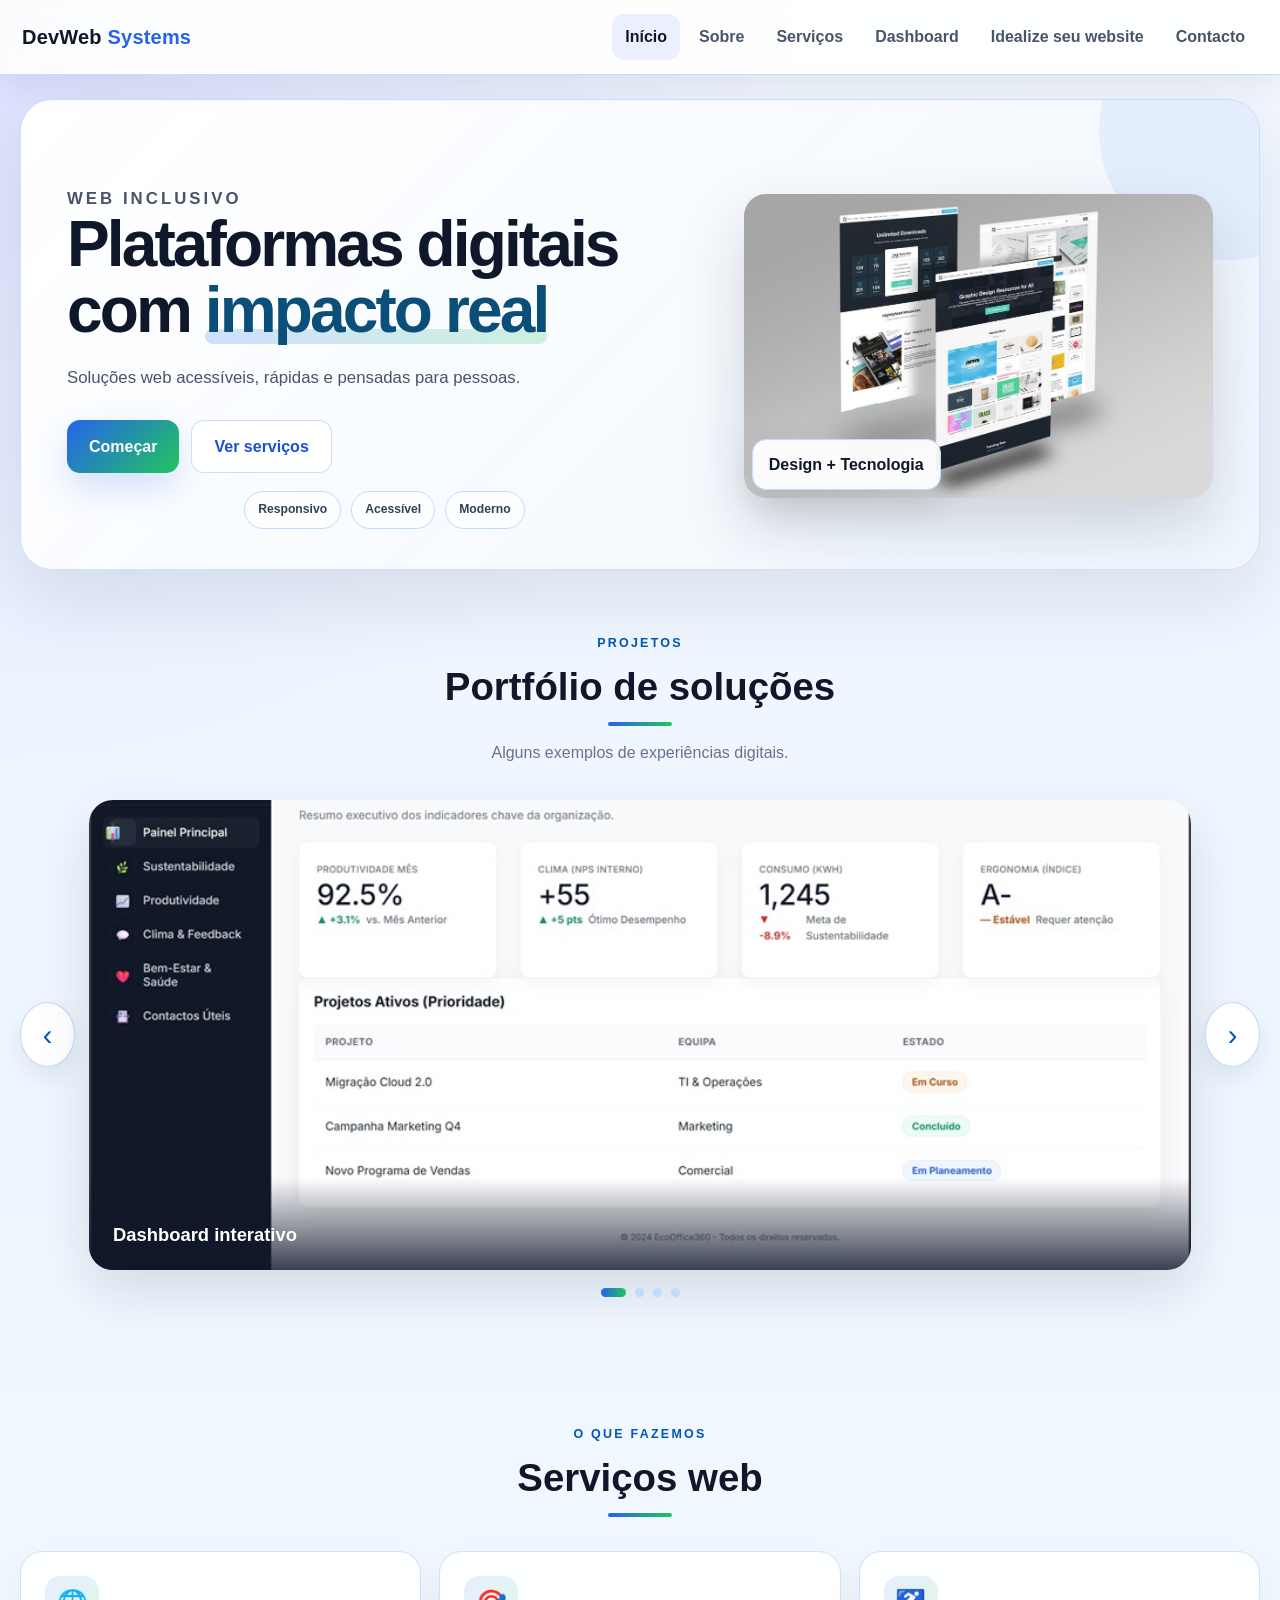
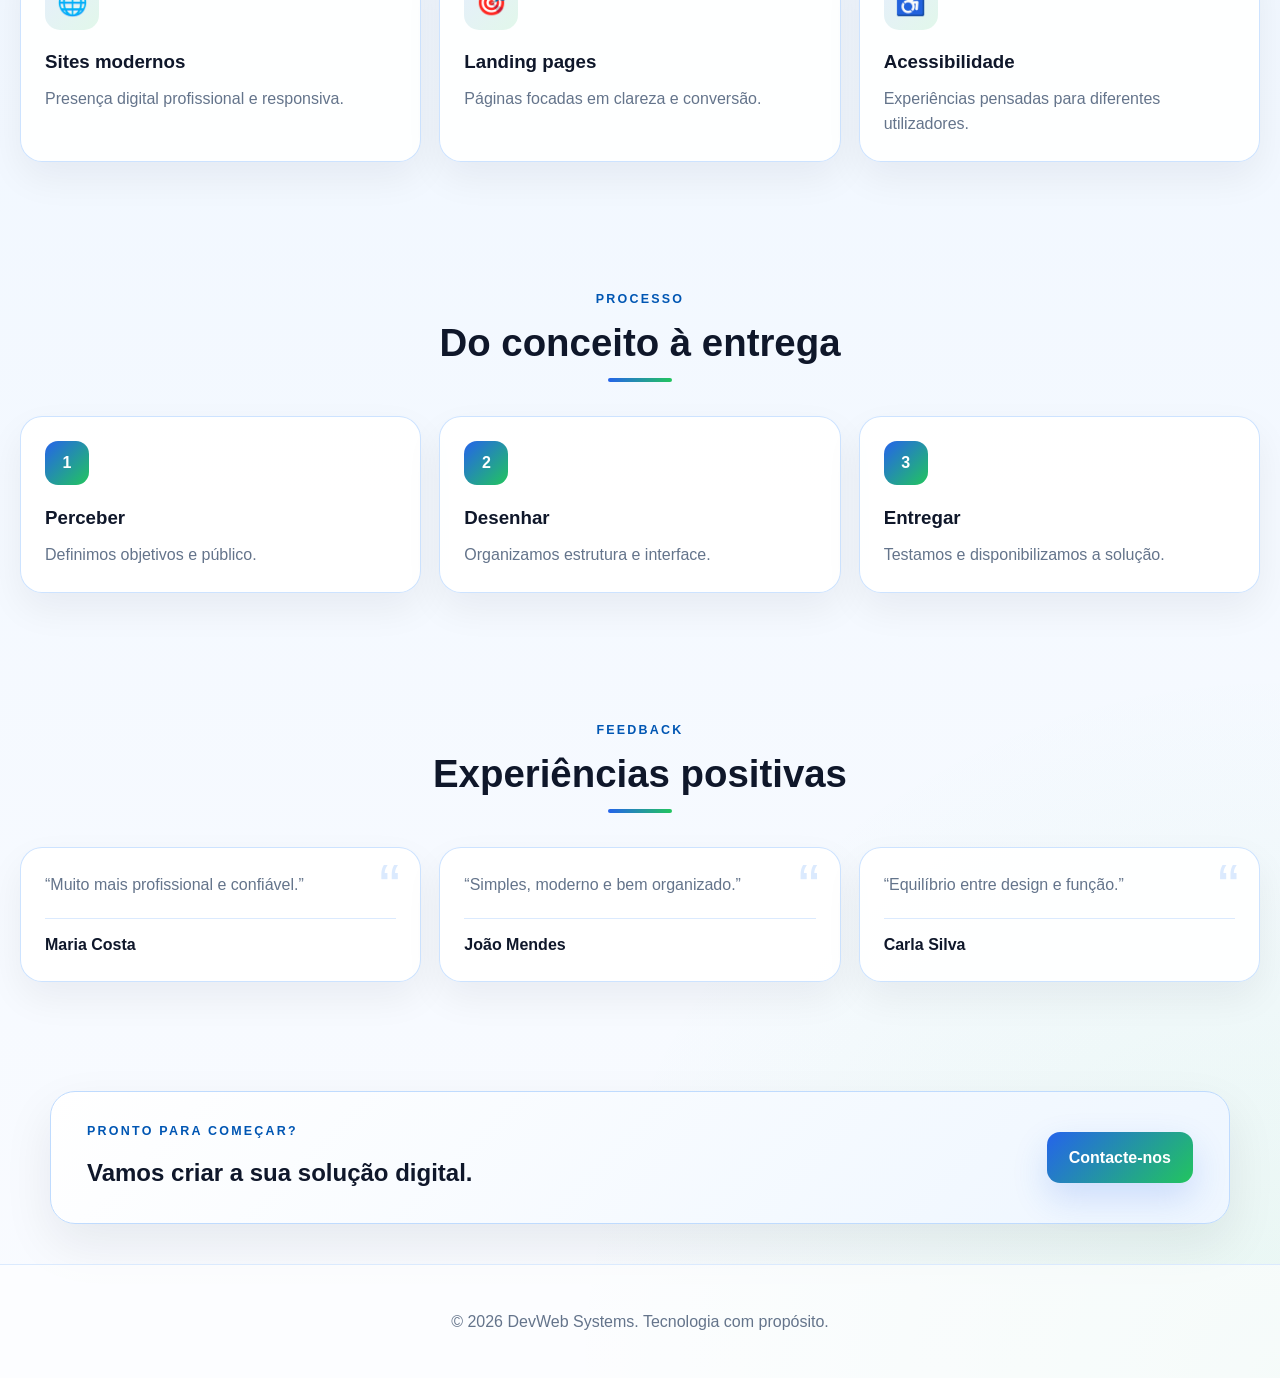
<file: index.html>
﻿<!DOCTYPE html>
<html lang="pt-PT">
<head>
    <meta charset="UTF-8">
    <meta name="viewport" content="width=device-width, initial-scale=1.0">
    <meta name="description" content="DevWeb Systems - soluções web modernas, acessíveis e funcionais.">
    <title>Início | DevWeb Systems</title>
    <link rel="stylesheet" href="estilo/style.css">
    <script src="script/script.js" defer></script>
</head>
<body>

<header>
    <div class="topbar">
        <a class="brand" href="index.html">DevWeb <span>Systems</span></a>

        <button class="menu-toggle" aria-label="Abrir menu" aria-expanded="false">
            ☰
        </button>

        <nav>
            <a href="index.html" class="active">Início</a>
            <a href="sobre.html">Sobre</a>
            <a href="servicos.html">Serviços</a>
            <a href="dashboard.html">Dashboard</a>
            <a href="projeto.html">Idealize seu website</a>
            <a href="contacto.html">Contacto</a>
        </nav>
    </div>
</header>

<main>

<section class="hero">
    <div class="hero-grid">

        <div class="hero-text">
            <p class="eyebrow">Web inclusivo</p>

            <h1>
                Plataformas digitais com
                <span class="hero-highlight">impacto real</span>
            </h1>

            <p>
                Soluções web acessíveis, rápidas e pensadas para pessoas.
            </p>

            <div class="hero-actions">
                <a href="contacto.html" class="button">Começar</a>
                <a href="servicos.html" class="button button-secondary">Ver serviços</a>
            </div>

            <div class="trust-bar">
                <span>Responsivo</span>
                <span>Acessível</span>
                <span>Moderno</span>
            </div>
        </div>

        <div class="hero-media">
            <img src="estilo/img/mockup.jpg"
                 alt="Mockup de uma plataforma web moderna">

            <span class="floating-badge">
                Design + Tecnologia
            </span>
        </div>

    </div>
</section>

<section class="showcase section-block reveal">

    <div class="section-heading">
        <p class="eyebrow">Projetos</p>
        <h2>Portfólio de soluções</h2>
        <p>Alguns exemplos de experiências digitais.</p>
    </div>

    <div class="carousel-shell">

        <button class="carousel-arrow carousel-prev"
                aria-label="Slide anterior">
            ‹
        </button>

        <div class="carousel-container">

            <div class="carousel-track">

                <article class="carousel-slide">
                    <img src="estilo/img/ecooffice.jpeg"
                         alt="Plataforma comunitária">
                    <div class="slide-label">
                        Dashboard interativo
                    </div>
                </article>

                <article class="carousel-slide">
                    <img src="estilo/img/pw1.png"
                         alt="Portal institucional">
                    <div class="slide-label">
                        Portal de Desenvolvimento de web apps
                    </div>
                </article>

                <article class="carousel-slide">
                    <img src="estilo/img/pw3.png"
                         alt="Portal institucional">
                    <div class="slide-label">
                        Portal de Desenvolvimento de web apps
                    </div>
                </article>

                <article class="carousel-slide">
                    <img src="estilo/img/scams.png"
                         alt="Portal institucional">
                    <div class="slide-label">
                        Portal institucional
                    </div>
                </article>

            </div>

        </div>

        <button class="carousel-arrow carousel-next"
                aria-label="Próximo slide">
            ›
        </button>

    </div>

    <div class="carousel-nav">
        <button class="carousel-dot active" aria-label="Slide 1"></button>
        <button class="carousel-dot" aria-label="Slide 2"></button>
        <button class="carousel-dot" aria-label="Slide 3"></button>
        <button class="carousel-dot" aria-label="Slide 4"></button>
    </div>

</section>

<section class="services section-block reveal">

    <div class="section-heading">
        <p class="eyebrow">O que fazemos</p>
        <h2>Serviços web</h2>
    </div>

    <div class="services-grid">

        <article class="service-card">
            <span class="service-icon">🌐</span>
            <h3>Sites modernos</h3>
            <p>
                Presença digital profissional e responsiva.
            </p>
        </article>

        <article class="service-card">
            <span class="service-icon">🎯</span>
            <h3>Landing pages</h3>
            <p>
                Páginas focadas em clareza e conversão.
            </p>
        </article>

        <article class="service-card">
            <span class="service-icon">♿</span>
            <h3>Acessibilidade</h3>
            <p>
                Experiências pensadas para diferentes utilizadores.
            </p>
        </article>

    </div>

</section>

<section class="process section-block reveal">

    <div class="section-heading">
        <p class="eyebrow">Processo</p>
        <h2>Do conceito à entrega</h2>
    </div>

    <div class="steps-grid">

        <article class="step-card">
            <div class="step-number">1</div>
            <h3>Perceber</h3>
            <p>
                Definimos objetivos e público.
            </p>
        </article>

        <article class="step-card">
            <div class="step-number">2</div>
            <h3>Desenhar</h3>
            <p>
                Organizamos estrutura e interface.
            </p>
        </article>

        <article class="step-card">
            <div class="step-number">3</div>
            <h3>Entregar</h3>
            <p>
                Testamos e disponibilizamos a solução.
            </p>
        </article>

    </div>

</section>

<section class="testimonials section-block reveal">

    <div class="section-heading">
        <p class="eyebrow">Feedback</p>
        <h2>Experiências positivas</h2>
    </div>

    <div class="testimonial-grid">

        <article class="testimonial-card">
            <p>
                “Muito mais profissional e confiável.”
            </p>

            <div class="person">
                <strong>Maria Costa</strong>
            </div>
        </article>

        <article class="testimonial-card">
            <p>
                “Simples, moderno e bem organizado.”
            </p>

            <div class="person">
                <strong>João Mendes</strong>
            </div>
        </article>

        <article class="testimonial-card">
            <p>
                “Equilíbrio entre design e função.”
            </p>

            <div class="person">
                <strong>Carla Silva</strong>
            </div>
        </article>

    </div>

</section>

<section class="cta-panel reveal">

    <div>
        <p class="eyebrow">Pronto para começar?</p>
        <h2>Vamos criar a sua solução digital.</h2>
    </div>

    <a href="contacto.html" class="button">
        Contacte-nos
    </a>

</section>

</main>

<footer>
    <p>&copy; 2026 DevWeb Systems. Tecnologia com propósito.</p>
</footer>

</body>
</html>
</file>
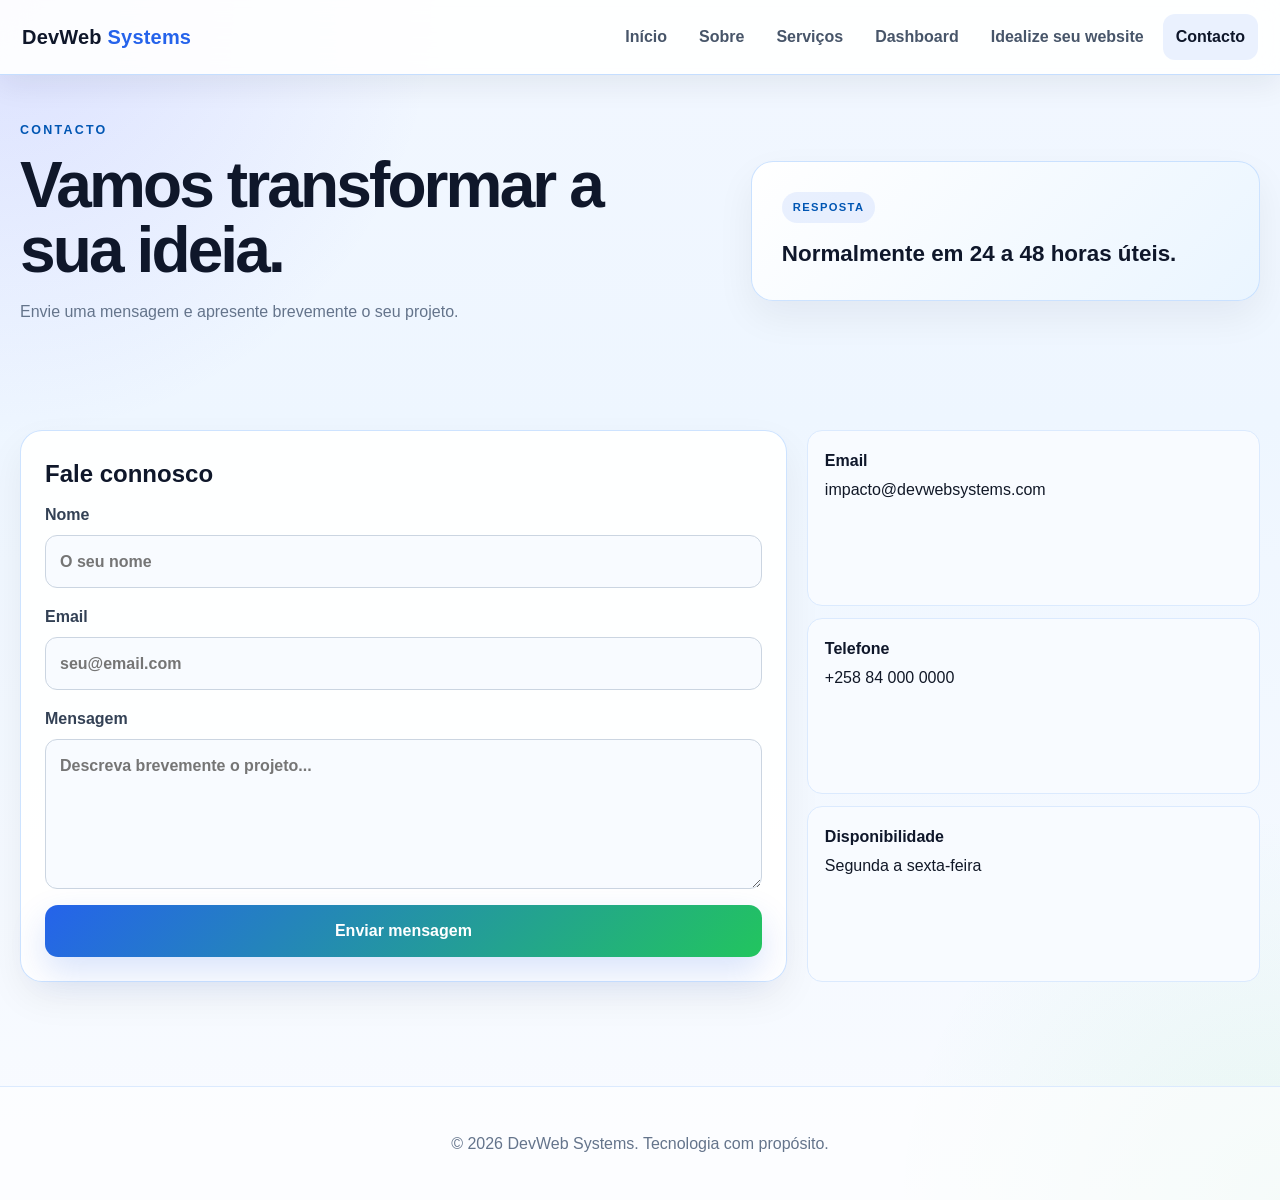
<file: contacto.html>
﻿<!DOCTYPE html>
<html lang="pt-PT">
<head>
    <meta charset="UTF-8">
    <meta name="viewport" content="width=device-width, initial-scale=1.0">
    <meta name="description" content="Entre em contacto com a DevWeb Systems.">
    <title>Contacto | DevWeb Systems</title>
    <link rel="stylesheet" href="estilo/style.css">
    <script src="script/script.js" defer></script>
</head>
<body>
<header>
    <div class="topbar">
        <a class="brand" href="index.html"> DevWeb <span>Systems</span></a>
        <button class="menu-toggle" aria-label="Abrir menu" aria-expanded="false">
            ☰
        </button>
        <nav>
            <a href="index.html">Início</a>
            <a href="sobre.html">Sobre</a>
            <a href="servicos.html">Serviços</a>
            <a href="dashboard.html">Dashboard</a>
            <a href="projeto.html">Idealize seu website</a>
            <a href="contacto.html" class="active">Contacto</a>
        </nav>
    </div>
</header>
<main>
<section class="page-hero section-block">
    <div class="page-hero-grid">
        <div class="page-hero-copy">
            <p class="eyebrow">
                Contacto
            </p>
            <h1>
                Vamos transformar a sua ideia.
            </h1>
            <p>
                Envie uma mensagem e apresente brevemente o seu projeto.
            </p>
        </div>
        <div class="page-hero-panel">
            <span>Resposta</span>
            <strong>
                Normalmente em 24 a 48 horas úteis.
            </strong>
        </div>
    </div>
</section>
<section class="section-block reveal">
    <div class="contact-layout">
        <article class="contact-card">
            <h2>Fale connosco</h2>
            <form class="contact-form" novalidate>
                <label>Nome<input type="text" name="nome" placeholder="O seu nome" autocomplete="name" required></label>
                <label>Email<input type="email" name="email" placeholder="seu@email.com" autocomplete="email" required></label>
                <label>Mensagem<textarea name="mensagem" placeholder="Descreva brevemente o projeto..." required></textarea></label>
                <button type="submit" class="button">Enviar mensagem</button>
                <div class="form-message" role="status"></div>
            </form>
        </article>
        <aside class="contact-info">
            <div class="info-item">
                <strong>Email</strong>
                <span> impacto@devwebsystems.com</span>
            </div>
            <div class="info-item">
                <strong>Telefone</strong>
                <span>+258 84 000 0000</span>
            </div>
            <div class="info-item">
                <strong>Disponibilidade</strong>
                <span>Segunda a sexta-feira</span>
            </div>
        </aside>
    </div>
</section>
</main>
<footer>
    <p>&copy; 2026 DevWeb Systems. Tecnologia com propósito.</p>
</footer>
</body>
</html>
</file>
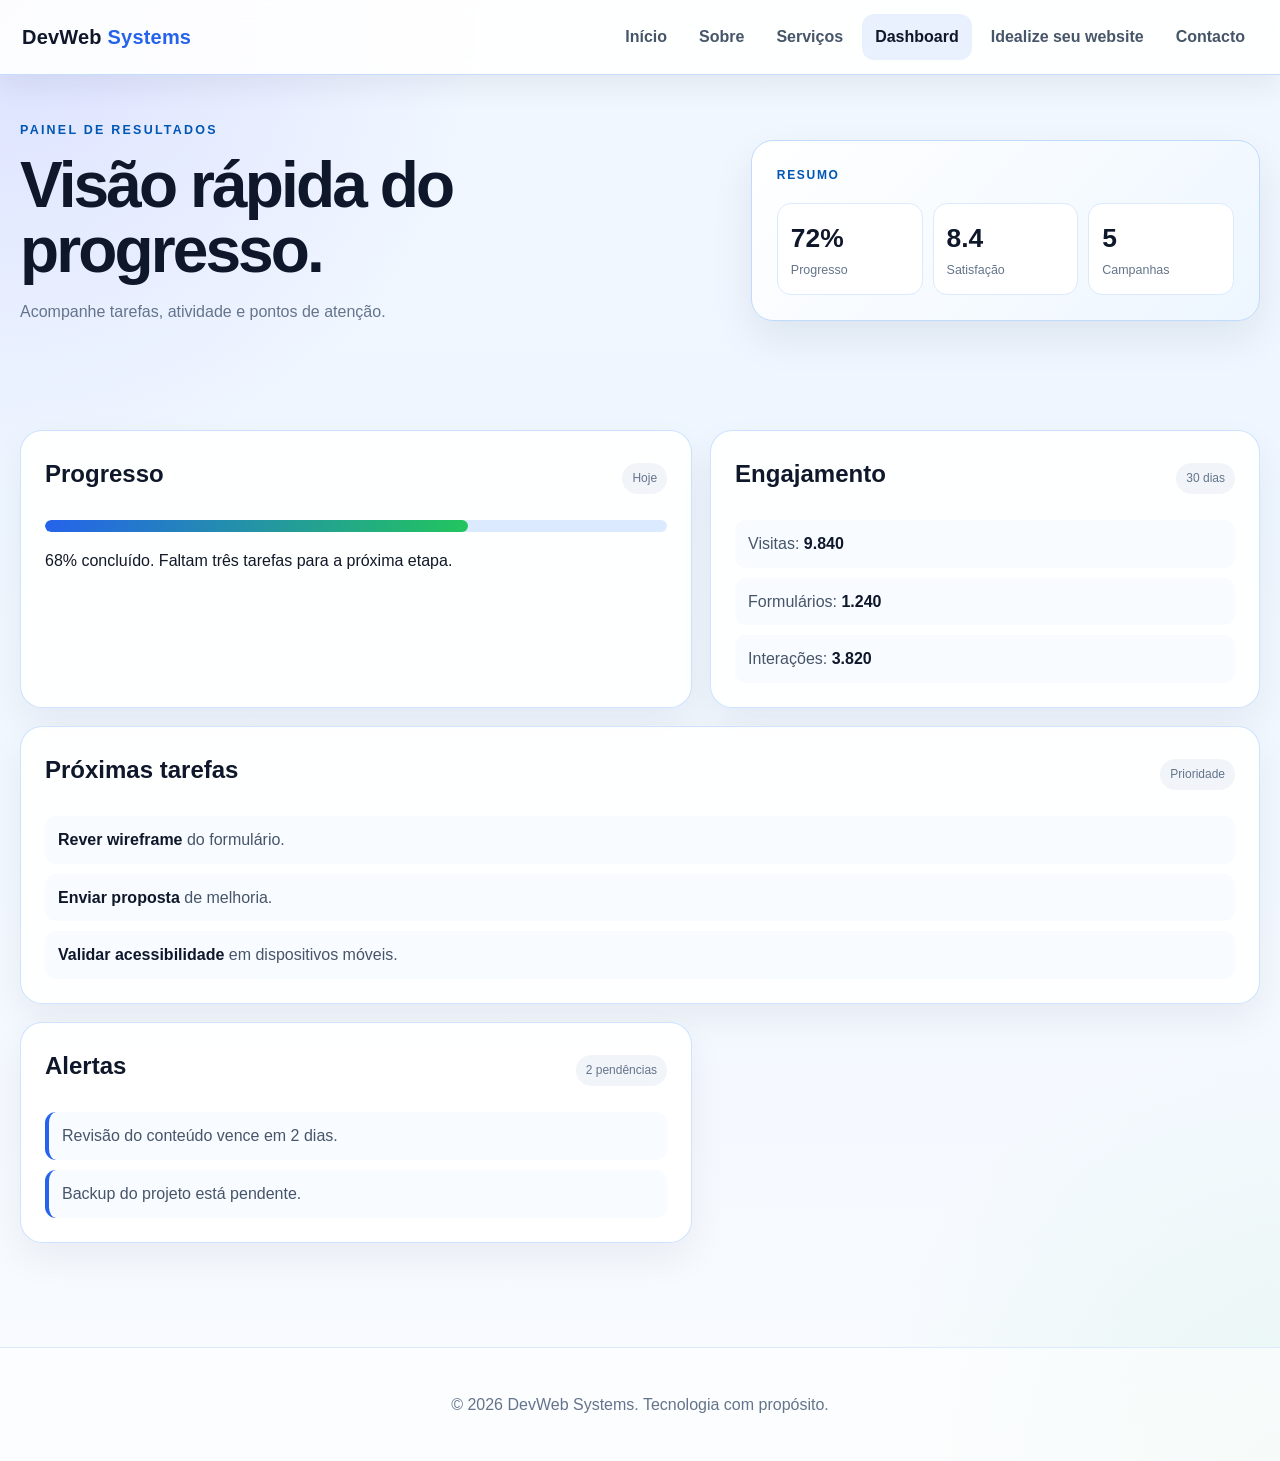
<file: dashboard.html>
<!DOCTYPE html>
<html lang="pt-PT">
<head>
    <meta charset="UTF-8">
    <meta name="viewport" content="width=device-width, initial-scale=1.0">
    <meta name="description" content="Dashboard de resultados e métricas da DevWeb Systems.">
    <title>Dashboard | DevWeb Systems</title>
    <link rel="stylesheet" href="estilo/style.css">
    <script src="script/script.js" defer></script>
</head>
<body>

<header>
    <div class="topbar">

        <a class="brand" href="index.html">
            DevWeb <span>Systems</span>
        </a>

        <button class="menu-toggle"
                aria-label="Abrir menu"
                aria-expanded="false">
            ☰
        </button>

        <nav>
            <a href="index.html">Início</a>
            <a href="sobre.html">Sobre</a>
            <a href="servicos.html">Serviços</a>
            <a href="dashboard.html" class="active">Dashboard</a>
            <a href="projeto.html">Idealize seu website</a>
            <a href="contacto.html">Contacto</a>
        </nav>

    </div>
</header>

<main>

<section class="page-hero section-block">

    <div class="page-hero-grid">

        <div class="page-hero-copy">

            <p class="eyebrow">
                Painel de resultados
            </p>

            <h1>
                Visão rápida do progresso.
            </h1>

            <p>
                Acompanhe tarefas, atividade e pontos de atenção.
            </p>

        </div>

        <div class="dashboard-summary-card">

            <div class="summary-label">
                Resumo
            </div>

            <div class="summary-metrics">

                <div>
                    <span>72%</span>
                    <p>Progresso</p>
                </div>

                <div>
                    <span>8.4</span>
                    <p>Satisfação</p>
                </div>

                <div>
                    <span>5</span>
                    <p>Campanhas</p>
                </div>

            </div>

        </div>

    </div>

</section>

<section class="section-block reveal">

    <div class="dashboard-grid-layout">

        <article class="dashboard-card">

            <div class="dashboard-card-header">

                <h2>Progresso</h2>

                <span>Hoje</span>

            </div>

            <div class="progress-bar">

                <div class="progress-fill"
                     data-progress="68">
                </div>

            </div>

            <p>
                68% concluído. Faltam três tarefas para a próxima etapa.
            </p>

        </article>

        <article class="dashboard-card">

            <div class="dashboard-card-header">

                <h2>Engajamento</h2>

                <span>30 dias</span>

            </div>

            <ul class="dashboard-list">

                <li>
                    Visitas:
                    <strong>9.840</strong>
                </li>

                <li>
                    Formulários:
                    <strong>1.240</strong>
                </li>

                <li>
                    Interações:
                    <strong>3.820</strong>
                </li>

            </ul>

        </article>

        <article class="dashboard-card dashboard-card-large">

            <div class="dashboard-card-header">

                <h2>Próximas tarefas</h2>

                <span>Prioridade</span>

            </div>

            <ul class="task-list">

                <li>
                    <strong>Rever wireframe</strong>
                    do formulário.
                </li>

                <li>
                    <strong>Enviar proposta</strong>
                    de melhoria.
                </li>

                <li>
                    <strong>Validar acessibilidade</strong>
                    em dispositivos móveis.
                </li>

            </ul>

        </article>

        <article class="dashboard-card">

            <div class="dashboard-card-header">

                <h2>Alertas</h2>

                <span>2 pendências</span>

            </div>

            <ul class="alert-list">

                <li>
                    Revisão do conteúdo vence em 2 dias.
                </li>

                <li>
                    Backup do projeto está pendente.
                </li>

            </ul>

        </article>

    </div>

</section>

</main>

<footer>
    <p>&copy; 2026 DevWeb Systems. Tecnologia com propósito.</p>
</footer>

</body>
</html>
</file>
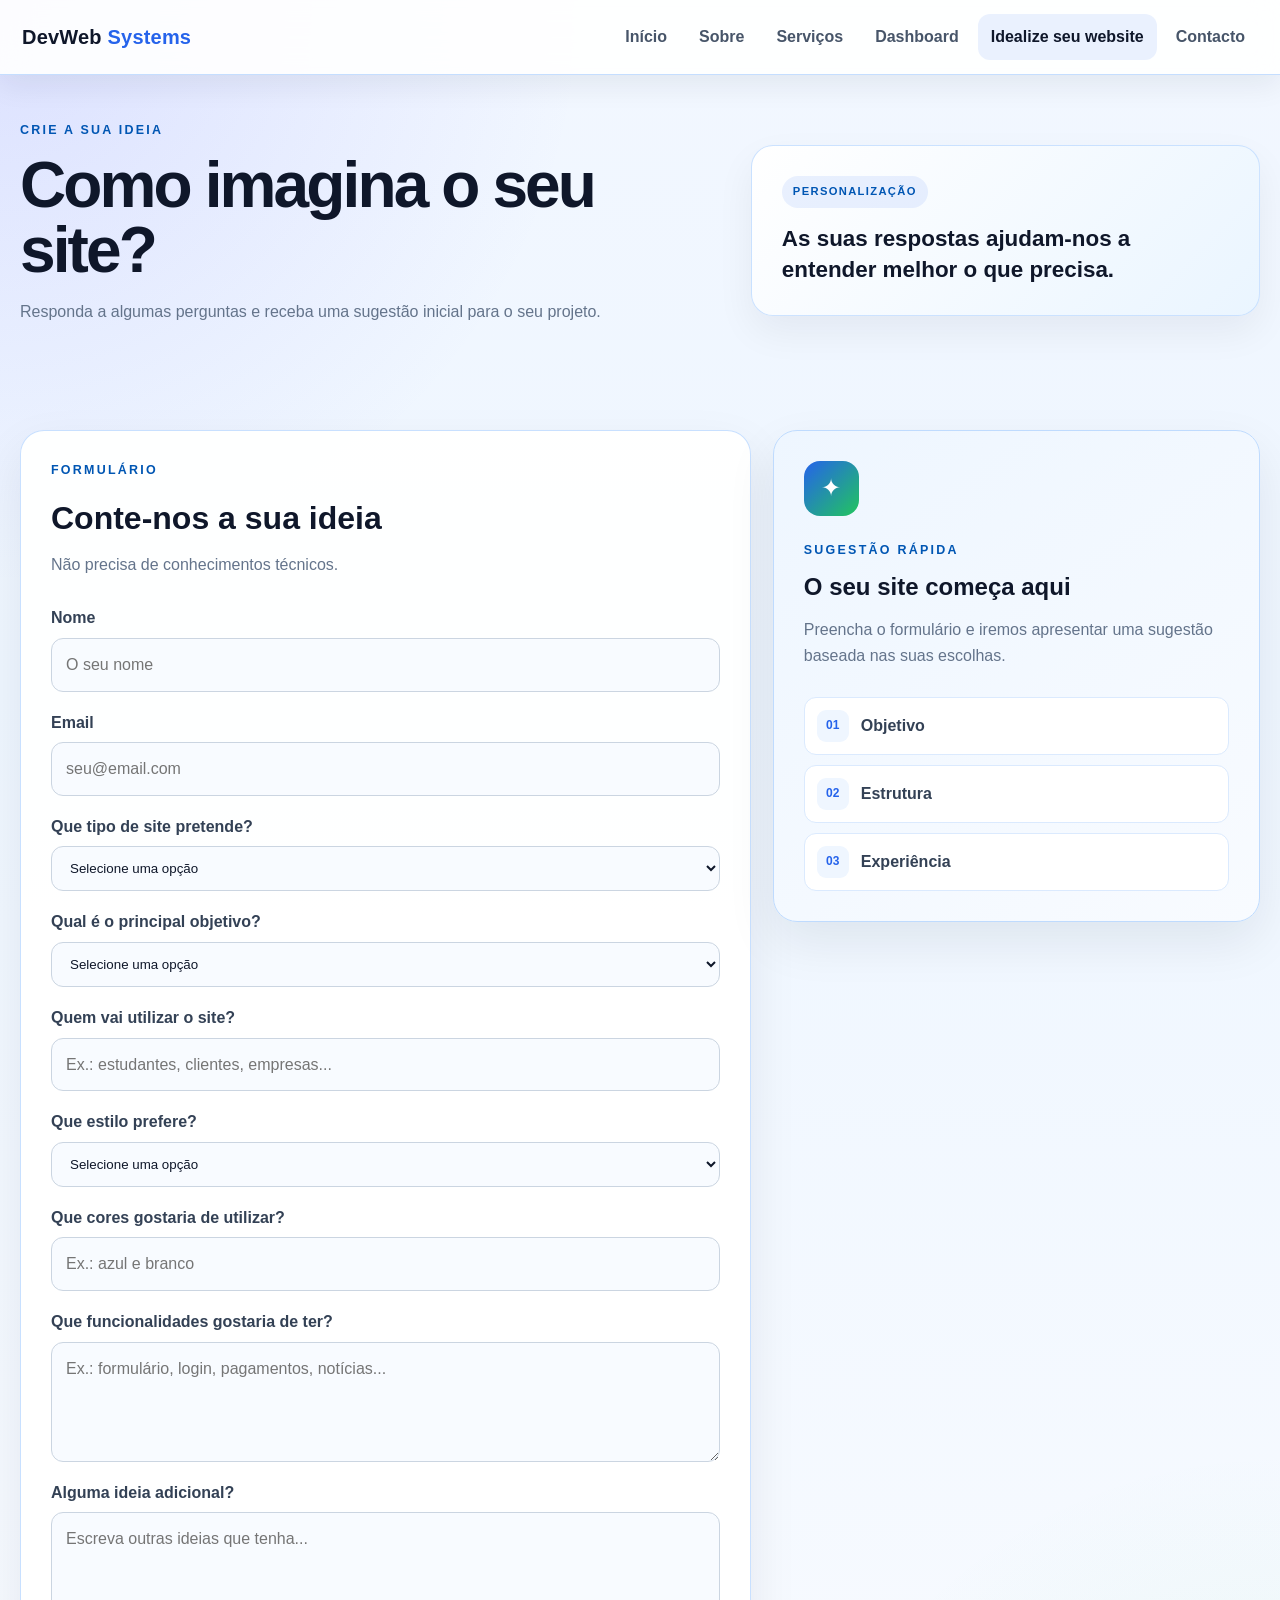
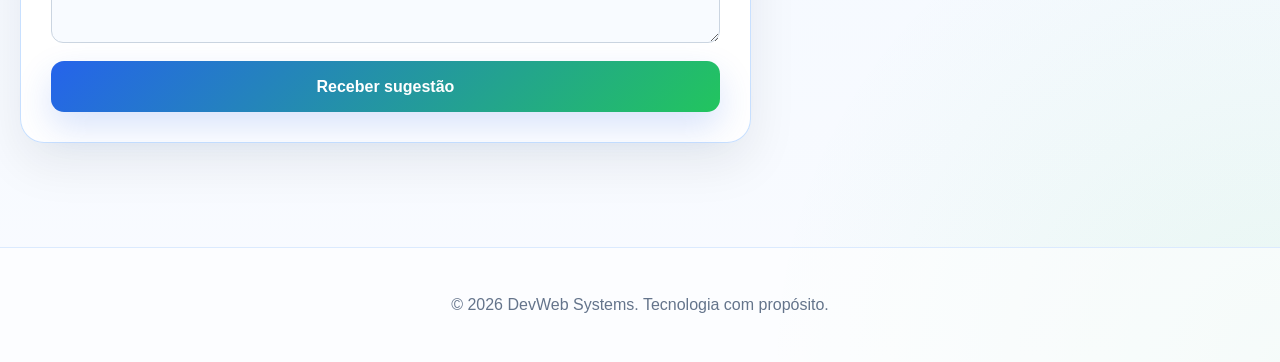
<file: projeto.html>
<!DOCTYPE html>
<html lang="pt-PT">
<head>
    <meta charset="UTF-8">
    <meta name="viewport" content="width=device-width, initial-scale=1.0">
    <meta name="description" content="Defina como imagina o seu site com a DevWeb Systems.">
    <title>Imagine o seu site | DevWeb Systems</title>
    <link rel="stylesheet" href="estilo/style.css">
    <script src="script/projeto.js" defer></script>
</head>
<body>

<header>
    <div class="topbar">

        <a class="brand" href="index.html">
            DevWeb <span>Systems</span>
        </a>

        <button class="menu-toggle"
                aria-label="Abrir menu"
                aria-expanded="false">
            ☰
        </button>

        <nav>
            <a href="index.html">Início</a>
            <a href="sobre.html">Sobre</a>
            <a href="servicos.html">Serviços</a>
            <a href="dashboard.html">Dashboard</a>
            <a href="projeto.html" class="active">Idealize seu website</a>
            <a href="contacto.html">Contacto</a>
        </nav>

    </div>
</header>

<main>

<section class="page-hero section-block">

    <div class="page-hero-grid">

        <div class="page-hero-copy">

            <p class="eyebrow">
                Crie a sua ideia
            </p>

            <h1>
                Como imagina o seu site?
            </h1>

            <p>
                Responda a algumas perguntas e receba uma sugestão
                inicial para o seu projeto.
            </p>

        </div>

        <div class="page-hero-panel">

            <span>Personalização</span>

            <strong>
                As suas respostas ajudam-nos a entender melhor
                o que precisa.
            </strong>

        </div>

    </div>

</section>

<section class="section-block">

    <div class="project-layout">

        <article class="project-form-card">

            <div class="section-title-left">

                <p class="eyebrow">
                    Formulário
                </p>

                <h2>
                    Conte-nos a sua ideia
                </h2>

                <p>
                    Não precisa de conhecimentos técnicos.
                </p>

            </div>

            <form action="sugestao.php"
                  method="POST"
                  id="projectForm">

                <div class="form-group">

                    <label for="nome">
                        Nome
                    </label>

                    <input
                        type="text"
                        id="nome"
                        name="nome"
                        placeholder="O seu nome"
                        autocomplete="name"
                        required>

                </div>

                <div class="form-group">

                    <label for="email">
                        Email
                    </label>

                    <input
                        type="email"
                        id="email"
                        name="email"
                        placeholder="seu@email.com"
                        autocomplete="email"
                        required>

                </div>

                <div class="form-group">

                    <label for="tipo">
                        Que tipo de site pretende?
                    </label>

                    <select id="tipo" name="tipo" required>

                        <option value="">
                            Selecione uma opção
                        </option>

                        <option value="Institucional">
                            Site institucional
                        </option>

                        <option value="Loja">
                            Loja online
                        </option>

                        <option value="Portfolio">
                            Portfólio
                        </option>

                        <option value="Blog">
                            Blog / Notícias
                        </option>

                        <option value="Sistema">
                            Sistema web
                        </option>

                        <option value="Outro">
                            Outro
                        </option>

                    </select>

                </div>

                <div class="form-group">

                    <label for="objetivo">
                        Qual é o principal objetivo?
                    </label>

                    <select id="objetivo"
                            name="objetivo"
                            required>

                        <option value="">
                            Selecione uma opção
                        </option>

                        <option value="Divulgar">
                            Divulgar uma empresa ou projeto
                        </option>

                        <option value="Vender">
                            Vender produtos ou serviços
                        </option>

                        <option value="Informar">
                            Informar e disponibilizar conteúdos
                        </option>

                        <option value="Comunidade">
                            Criar uma comunidade
                        </option>

                        <option value="Gerir">
                            Gerir informações ou processos
                        </option>

                    </select>

                </div>

                <div class="form-group">

                    <label for="publico">
                        Quem vai utilizar o site?
                    </label>

                    <input
                        type="text"
                        id="publico"
                        name="publico"
                        placeholder="Ex.: estudantes, clientes, empresas..."
                        required>

                </div>

                <div class="form-group">

                    <label for="estilo">
                        Que estilo prefere?
                    </label>

                    <select id="estilo"
                            name="estilo"
                            required>

                        <option value="">
                            Selecione uma opção
                        </option>

                        <option value="Moderno">
                            Moderno e tecnológico
                        </option>

                        <option value="Simples">
                            Simples e minimalista
                        </option>

                        <option value="Profissional">
                            Profissional e corporativo
                        </option>

                        <option value="Criativo">
                            Criativo e colorido
                        </option>

                    </select>

                </div>

                <div class="form-group">

                    <label for="cores">
                        Que cores gostaria de utilizar?
                    </label>

                    <input
                        type="text"
                        id="cores"
                        name="cores"
                        placeholder="Ex.: azul e branco"
                        required>

                </div>

                <div class="form-group">

                    <label for="funcionalidades">
                        Que funcionalidades gostaria de ter?
                    </label>

                    <textarea
                        id="funcionalidades"
                        name="funcionalidades"
                        placeholder="Ex.: formulário, login, pagamentos, notícias..."
                        required></textarea>

                </div>

                <div class="form-group">

                    <label for="observacoes">
                        Alguma ideia adicional?
                    </label>

                    <textarea
                        id="observacoes"
                        name="observacoes"
                        placeholder="Escreva outras ideias que tenha..."
                        rows="4"></textarea>

                </div>

                <button type="submit" class="button">
                    Receber sugestão
                </button>

            </form>

        </article>

        <aside class="suggestion-preview">

            <div class="preview-icon">
                ✦
            </div>

            <p class="eyebrow">
                Sugestão rápida
            </p>

            <h2 id="suggestionTitle">
                O seu site começa aqui
            </h2>

            <p id="suggestionText">
                Preencha o formulário e iremos apresentar uma
                sugestão baseada nas suas escolhas.
            </p>

            <div class="preview-list">

                <div>
                    <span>01</span>
                    <p>Objetivo</p>
                </div>

                <div>
                    <span>02</span>
                    <p>Estrutura</p>
                </div>

                <div>
                    <span>03</span>
                    <p>Experiência</p>
                </div>

            </div>

        </aside>

    </div>

</section>

</main>

<footer>
    <p>&copy; 2026 DevWeb Systems. Tecnologia com propósito.</p>
</footer>

</body>
</html>
</file>
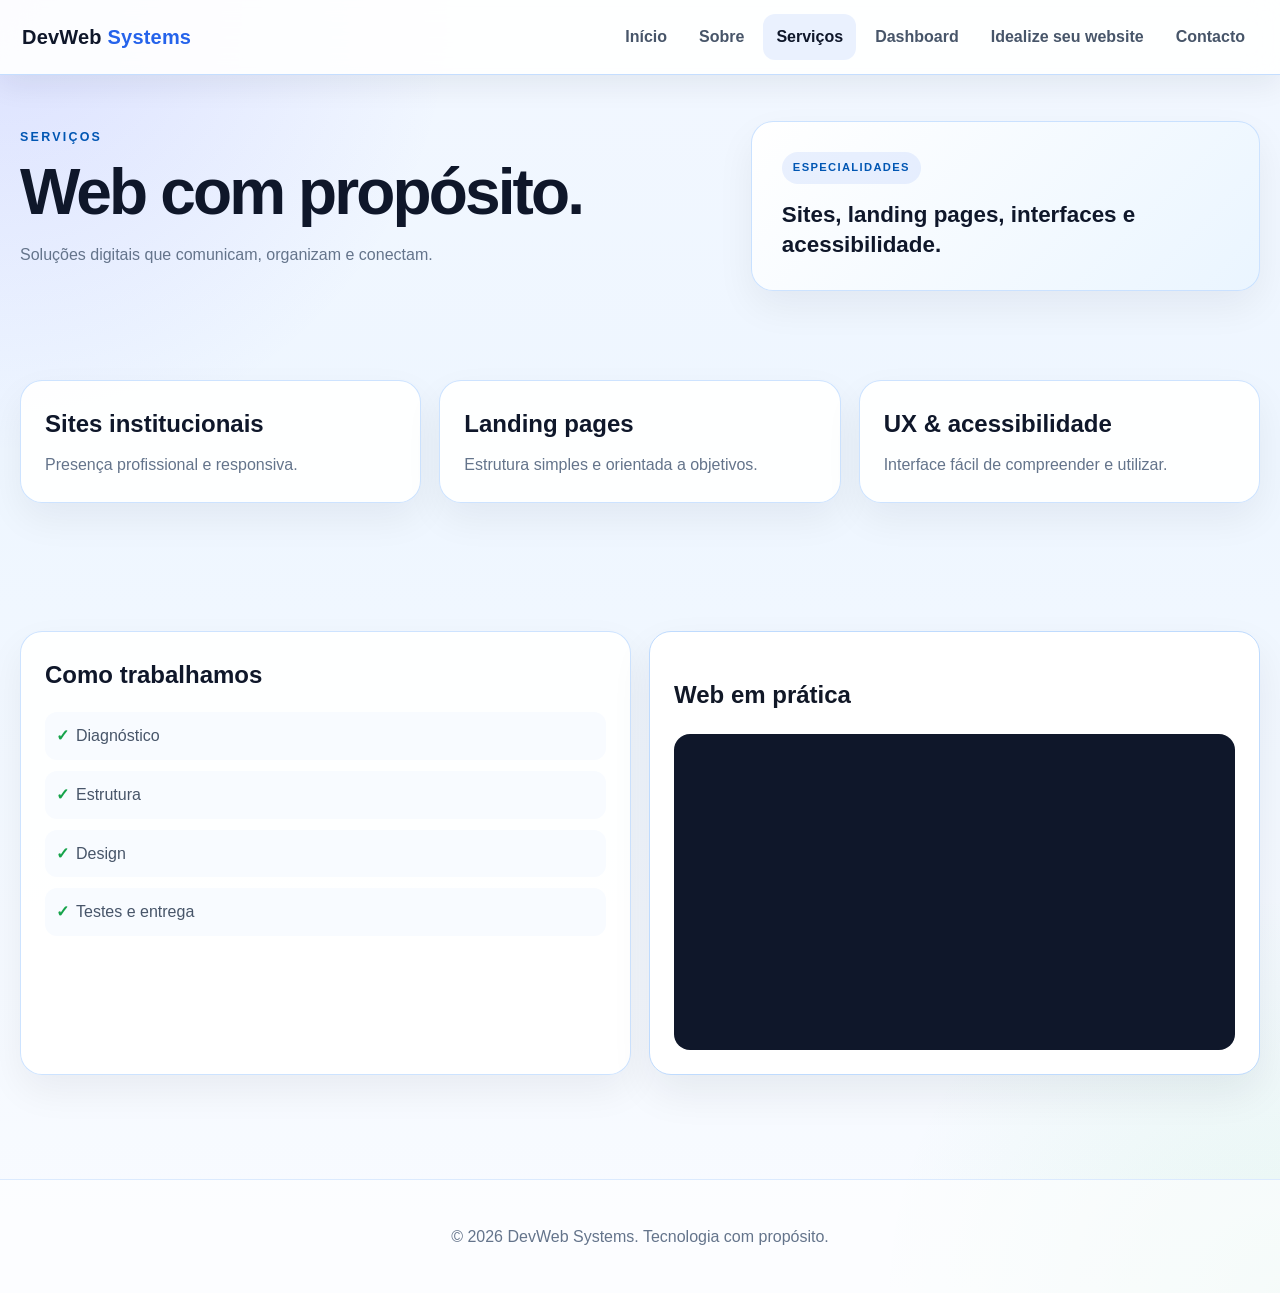
<file: servicos.html>
﻿<!DOCTYPE html>
<html lang="pt-PT">
<head>
    <meta charset="UTF-8">
    <meta name="viewport" content="width=device-width, initial-scale=1.0">
    <meta name="description" content="Conheça os serviços web da DevWeb Systems.">
    <title>Serviços | DevWeb Systems</title>
    <link rel="stylesheet" href="estilo/style.css">
    <script src="script/script.js" defer></script>
</head>
<body>

<header>
    <div class="topbar">

        <a class="brand" href="index.html">
            DevWeb <span>Systems</span>
        </a>

        <button class="menu-toggle"
                aria-label="Abrir menu"
                aria-expanded="false">
            ☰
        </button>

        <nav>
            <a href="index.html">Início</a>
            <a href="sobre.html">Sobre</a>
            <a href="servicos.html" class="active">Serviços</a>
            <a href="dashboard.html">Dashboard</a>
            <a href="projeto.html">Idealize seu website</a>
            <a href="contacto.html">Contacto</a>
        </nav>

    </div>
</header>

<main>

<section class="page-hero section-block">

    <div class="page-hero-grid">

        <div class="page-hero-copy">

            <p class="eyebrow">Serviços</p>

            <h1>
                Web com propósito.
            </h1>

            <p>
                Soluções digitais que comunicam, organizam e conectam.
            </p>

        </div>

        <div class="page-hero-panel">

            <span>Especialidades</span>

            <strong>
                Sites, landing pages, interfaces e acessibilidade.
            </strong>

        </div>

    </div>

</section>

<section class="section-block reveal">

    <div class="info-grid">

        <article class="feature-card">

            <h2>Sites institucionais</h2>

            <p>
                Presença profissional e responsiva.
            </p>

        </article>

        <article class="feature-card">

            <h2>Landing pages</h2>

            <p>
                Estrutura simples e orientada a objetivos.
            </p>

        </article>

        <article class="feature-card">

            <h2>UX & acessibilidade</h2>

            <p>
                Interface fácil de compreender e utilizar.
            </p>

        </article>

    </div>

</section>

<section class="section-block reveal">

    <div class="process-grid">

        <article class="story-card">

            <h2>Como trabalhamos</h2>

            <ul class="simple-list">

                <li>Diagnóstico</li>
                <li>Estrutura</li>
                <li>Design</li>
                <li>Testes e entrega</li>

            </ul>

        </article>

        <article class="video-card">

            <h2>Web em prática</h2>

            <div class="video-wrapper">

                <iframe
                    src="https://www.youtube.com/embed/UB1O30fR-EE"
                    title="Introdução ao desenvolvimento web"
                    loading="lazy"
                    allowfullscreen>
                </iframe>

            </div>

        </article>

    </div>

</section>

</main>

<footer>
    <p>&copy; 2026 DevWeb Systems. Tecnologia com propósito.</p>
</footer>

</body>
</html>
</file>
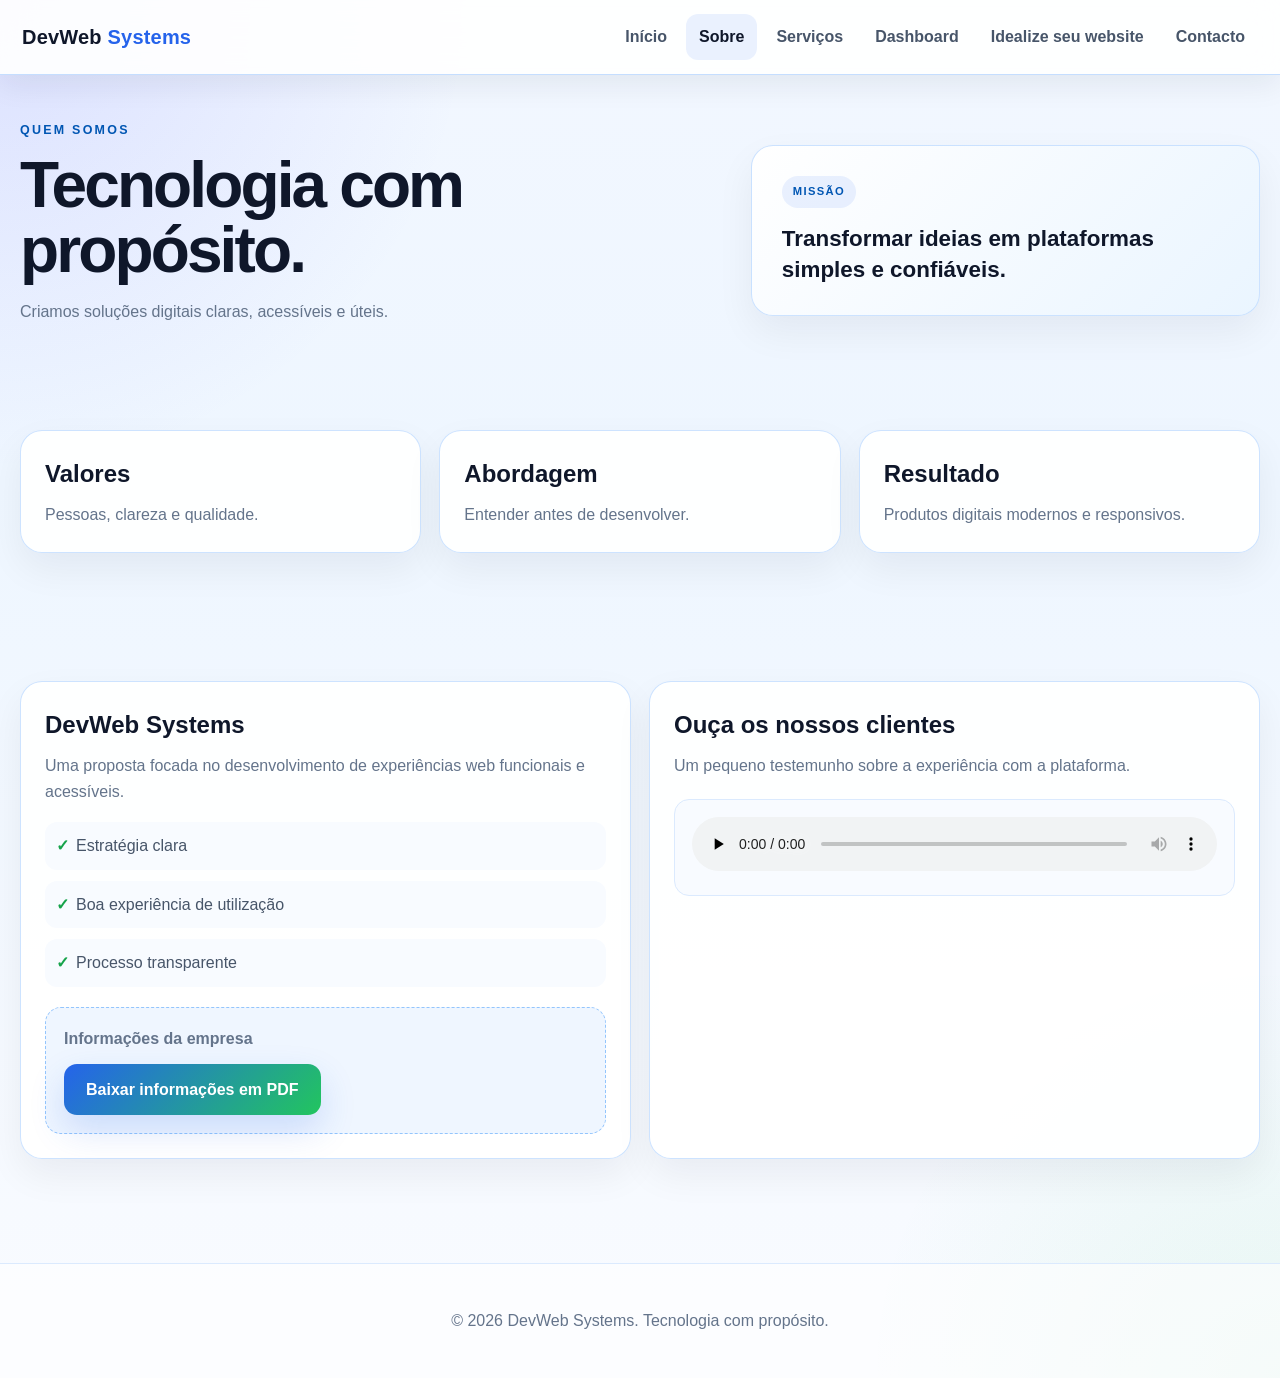
<file: sobre.html>
﻿<!DOCTYPE html>
<html lang="pt-PT">
<head>
    <meta charset="UTF-8">
    <meta name="viewport" content="width=device-width, initial-scale=1.0">
    <meta name="description" content="Conheça a DevWeb Systems, a nossa missão, valores e serviços.">
    <title>Sobre | DevWeb Systems</title>
    <link rel="stylesheet" href="estilo/style.css">
    <script src="script/script.js" defer></script>
</head>
<body>

<header>
    <div class="topbar">

        <a class="brand" href="index.html">
            DevWeb <span>Systems</span>
        </a>

        <button class="menu-toggle"
                aria-label="Abrir menu"
                aria-expanded="false">
            ☰
        </button>

        <nav>
            <a href="index.html">Início</a>
            <a href="sobre.html" class="active">Sobre</a>
            <a href="servicos.html">Serviços</a>
            <a href="dashboard.html">Dashboard</a>
            <a href="projeto.html">Idealize seu website</a>
            <a href="contacto.html">Contacto</a>
        </nav>

    </div>
</header>

<main>

<section class="page-hero section-block">

    <div class="page-hero-grid">

        <div class="page-hero-copy">

            <p class="eyebrow">Quem somos</p>

            <h1>
                Tecnologia com propósito.
            </h1>

            <p>
                Criamos soluções digitais claras, acessíveis e úteis.
            </p>

        </div>

        <div class="page-hero-panel">

            <span>Missão</span>

            <strong>
                Transformar ideias em plataformas simples e confiáveis.
            </strong>

        </div>

    </div>

</section>

<section class="section-block reveal">

    <div class="info-grid">

        <article class="feature-card">
            <h2>Valores</h2>
            <p>
                Pessoas, clareza e qualidade.
            </p>
        </article>

        <article class="feature-card">
            <h2>Abordagem</h2>
            <p>
                Entender antes de desenvolver.
            </p>
        </article>

        <article class="feature-card">
            <h2>Resultado</h2>
            <p>
                Produtos digitais modernos e responsivos.
            </p>
        </article>

    </div>

</section>

<section class="section-block reveal">

    <div class="about-grid">

        <article class="story-card">

            <h2>DevWeb Systems</h2>

            <p>
                Uma proposta focada no desenvolvimento de experiências
                web funcionais e acessíveis.
            </p>

            <ul class="simple-list">
                <li>Estratégia clara</li>
                <li>Boa experiência de utilização</li>
                <li>Processo transparente</li>
            </ul>

            <div class="download-box">

                <p>
                    <strong>Informações da empresa</strong>
                </p>

                <a class="button"
                   href="documentos/devweb-systems.pdf"
                   download>
                    Baixar informações em PDF
                </a>

            </div>

        </article>

        <article class="story-card">

            <h2>Ouça os nossos clientes</h2>

            <p>
                Um pequeno testemunho sobre a experiência com a plataforma.
            </p>

            <div class="audio-box">

                <audio controls preload="none">

                    <source
                        src="https://translate.google.com/translate_tts?ie=UTF-8&client=tw-ob&q=Esta+plataforma+facilitou+imenso+o+nosso+trabalho+junto+da+comunidade&tl=pt-PT"
                        type="audio/mpeg">

                    O seu navegador não suporta áudio.

                </audio>

            </div>

        </article>

    </div>

</section>

</main>

<footer>
    <p>&copy; 2026 DevWeb Systems. Tecnologia com propósito.</p>
</footer>

</body>
</html>
</file>
<file: estilo/style.css>
﻿*{
    box-sizing:border-box;
}

html{
    scroll-behavior:smooth;
}

body{
    margin:0;
    font-family:"Segoe UI",Arial,sans-serif;
    background:
        radial-gradient(circle at top left,rgba(83,88,255,.14),transparent 25%),
        radial-gradient(circle at bottom right,rgba(34,197,94,.08),transparent 22%),
        linear-gradient(180deg,#f2f7ff 0%,#eef6ff 35%,#f9fbff 100%);
    color:#111827;
    line-height:1.6;
}

img,
video{
    max-width:100%;
    display:block;
}

a{
    color:#0056b3;
    text-decoration:none;
}

button,
input,
textarea{
    font:inherit;
}

button{
    cursor:pointer;
}

header{
    position:sticky;
    top:0;
    z-index:100;
    background:rgba(255,255,255,.9);
    border-bottom:1px solid rgba(191,219,255,.9);
    backdrop-filter:blur(16px);
    box-shadow:0 10px 30px rgba(15,23,42,.07);
}

.topbar{
    width:min(100%,1320px);
    margin:auto;
    padding:14px 22px;
    display:flex;
    align-items:center;
    justify-content:space-between;
    gap:20px;
}

.brand{
    font-size:1.25rem;
    font-weight:800;
    color:#0f172a;
    letter-spacing:.01em;
}

.brand span{
    color:#2563eb;
}

nav{
    display:flex;
    align-items:center;
    gap:6px;
}

nav a{
    color:#475569;
    font-weight:650;
    padding:10px 13px;
    border-radius:12px;
    transition:.2s;
}

nav a:hover,
nav a.active{
    background:rgba(37,99,235,.09);
    color:#0f172a;
}

.menu-toggle{
    display:none;
    border:1px solid #bfdbfe;
    background:#fff;
    color:#0f172a;
    border-radius:10px;
    padding:8px 11px;
}

main{
    width:min(100%,1280px);
    margin:auto;
    padding:0 20px 40px;
}

.section-block{
    padding:64px 0;
}

.hero{
    position:relative;
    overflow:hidden;
    margin:24px 0 0;
    padding:64px 46px 40px;
    border:1px solid rgba(191,219,255,.85);
    border-radius:32px;
    background:
        linear-gradient(135deg,rgba(255,255,255,.98),rgba(239,247,255,.96));
    box-shadow:0 28px 80px rgba(15,23,42,.1);
}

.hero:before{
    content:"";
    position:absolute;
    width:260px;
    height:260px;
    border-radius:50%;
    right:-100px;
    top:-100px;
    background:rgba(37,99,235,.08);
}

.hero-grid,
.page-hero-grid{
    display:grid;
    grid-template-columns:1.15fr .85fr;
    gap:42px;
    align-items:center;
}

.hero-text{
    position:relative;
    z-index:1;
    max-width:670px;
}

.eyebrow{
    margin:0 0 12px;
    font-size:.78rem;
    letter-spacing:.18em;
    text-transform:uppercase;
    color:#0056b3;
    font-weight:800;
}

.hero h1,
.page-hero-copy h1{
    margin:0;
    font-size:clamp(2.4rem,5vw,4.3rem);
    line-height:1.02;
    letter-spacing:-.045em;
    color:#0f172a;
}

.hero-highlight{
    color:#0b4f78;
    position:relative;
}

.hero-highlight:after{
    content:"";
    position:absolute;
    z-index:-1;
    left:0;
    right:0;
    bottom:2px;
    height:15px;
    border-radius:20px;
    background:linear-gradient(
        90deg,
        rgba(59,130,246,.24),
        rgba(34,197,94,.2)
    );
}

.hero p{
    max-width:650px;
    color:#475569;
    font-size:1.05rem;
    margin:22px 0 0;
}

.hero-actions{
    display:flex;
    flex-wrap:wrap;
    gap:12px;
    margin-top:28px;
}

.button{
    display:inline-flex;
    align-items:center;
    justify-content:center;
    border:0;
    background:linear-gradient(135deg,#2563eb,#22c55e);
    color:#fff;
    padding:13px 22px;
    border-radius:13px;
    font-weight:750;
    box-shadow:0 15px 35px rgba(37,99,235,.18);
    transition:.2s;
}

.button:hover{
    transform:translateY(-2px);
    box-shadow:0 20px 40px rgba(15,23,42,.16);
}

.button-secondary{
    background:#fff;
    color:#1d4ed8;
    border:1px solid rgba(37,99,235,.22);
    box-shadow:none;
}

.hero-media{
    position:relative;
}

.hero-media img{
    width:100%;
    max-height:430px;
    object-fit:cover;
    border-radius:22px;
    box-shadow:0 28px 65px rgba(15,23,42,.17);
}

.floating-badge{
    position:absolute;
    left:8px;
    bottom:8px;
    padding:12px 16px;
    background:rgba(255,255,255,.94);
    border:1px solid #bfdbfe;
    border-radius:14px;
    box-shadow:0 15px 35px rgba(15,23,42,.12);
    font-weight:750;
    color:#0f172a;
}

.section-heading{
    text-align:center;
    max-width:760px;
    margin:0 auto 34px;
}

.section-heading h2{
    margin:0;
    color:#0f172a;
    font-size:clamp(1.9rem,3vw,2.8rem);
    line-height:1.1;
}

.section-heading h2:after{
    content:"";
    display:block;
    width:64px;
    height:4px;
    margin:14px auto 0;
    border-radius:10px;
    background:linear-gradient(90deg,#2563eb,#22c55e);
}

.section-heading p:not(.eyebrow){
    color:#64748b;
    margin:14px auto 0;
}

.trust-bar{
    display:flex;
    flex-wrap:wrap;
    justify-content:center;
    gap:10px;
    margin:0 auto;
    padding:18px 0 0;
}

.trust-bar span{
    padding:8px 13px;
    border:1px solid #bfdbfe;
    background:rgba(255,255,255,.8);
    border-radius:999px;
    font-size:.76rem;
    font-weight:750;
    color:#334155;
}

.carousel-shell{
    display:flex;
    align-items:center;
    gap:14px;
}

.carousel-container{
    overflow:hidden;
    flex:1;
    border-radius:24px;
    box-shadow:0 22px 55px rgba(15,23,42,.12);
}

.carousel-track{
    display:flex;
    transition:transform .5s ease;
}

.carousel-slide{
    min-width:100%;
    height:470px;
    position:relative;
    overflow:hidden;
    background:#dbeafe;
}

.carousel-slide img{
    width:100%;
    height:100%;
    object-fit:cover;
}

.slide-placeholder{
    height:100%;
    display:grid;
    place-items:center;
    background:linear-gradient(135deg,#dbeafe,#dcfce7);
    color:#2563eb;
    font-weight:800;
}

.slide-label{
    position:absolute;
    left:0;
    right:0;
    bottom:0;
    padding:42px 24px 20px;
    color:#fff;
    font-weight:750;
    font-size:1.15rem;
    background:linear-gradient(
        transparent,
        rgba(15,23,42,.82)
    );
}

.carousel-arrow{
    width:55px;
    height:65px;
    border-radius:50%;
    border:1px solid #bfdbfe;
    background:#fff;
    color:#0056b3;
    font-size:1.8rem;
    box-shadow:0 10px 25px rgba(15,23,42,.08);
    transition:.2s;
}

.carousel-arrow:hover{
    transform:scale(1.06);
    background:#eff6ff;
}

.carousel-nav{
    display:flex;
    justify-content:center;
    gap:9px;
    margin-top:18px;
}

.carousel-dot{
    width:9px;
    height:9px;
    border:0;
    border-radius:50%;
    background:#bfdbfe;
    padding:0;
}

.carousel-dot.active{
    width:25px;
    border-radius:8px;
    background:linear-gradient(90deg,#2563eb,#22c55e);
}

.services-grid,
.steps-grid,
.testimonial-grid,
.info-grid{
    display:grid;
    grid-template-columns:repeat(3,1fr);
    gap:18px;
}

.service-card,
.step-card,
.testimonial-card,
.feature-card,
.story-card,
.contact-card,
.dashboard-card,
.page-hero-panel{
    background:rgba(255,255,255,.92);
    border:1px solid rgba(191,219,255,.78);
    border-radius:22px;
    padding:24px;
    box-shadow:0 16px 38px rgba(15,23,42,.06);
    transition:.22s;
}

.service-card:hover,
.step-card:hover,
.testimonial-card:hover,
.feature-card:hover,
.story-card:hover,
.dashboard-card:hover{
    transform:translateY(-4px);
    box-shadow:0 24px 52px rgba(15,23,42,.1);
}

.service-icon{
    width:54px;
    height:54px;
    display:grid;
    place-items:center;
    border-radius:15px;
    background:linear-gradient(
        135deg,
        rgba(37,99,235,.11),
        rgba(34,197,94,.13)
    );
    font-size:1.55rem;
    margin-bottom:17px;
}

.service-card h3,
.step-card h3,
.feature-card h2,
.story-card h2,
.contact-card h2,
.dashboard-card h2{
    margin:0 0 9px;
    color:#0f172a;
}

.service-card p,
.step-card p,
.feature-card p,
.story-card p,
.testimonial-card p{
    margin:0;
    color:#64748b;
}

.steps-grid{
    counter-reset:steps;
}

.step-number{
    width:44px;
    height:44px;
    display:grid;
    place-items:center;
    border-radius:13px;
    background:linear-gradient(135deg,#2563eb,#22c55e);
    color:#fff;
    font-weight:800;
    margin-bottom:18px;
}

.testimonial-card{
    position:relative;
}

.testimonial-card:before{
    content:"“";
    position:absolute;
    right:20px;
    top:8px;
    font-size:4rem;
    line-height:1;
    color:#dbeafe;
}

.person{
    margin-top:20px;
    padding-top:13px;
    border-top:1px solid #dbeafe;
    color:#0f172a;
}

.cta-panel{
    display:flex;
    align-items:center;
    justify-content:space-between;
    gap:25px;
    margin:45px auto 0;
    padding:30px 36px;
    width:min(100%,1180px);
    border-radius:25px;
    border:1px solid #bfdbfe;
    background:linear-gradient(135deg,#fff,#eef6ff);
    box-shadow:0 20px 50px rgba(15,23,42,.08);
}

.cta-panel h2{
    margin:0;
    color:#0f172a;
}

.page-hero{
    padding:46px 0 25px;
}

.page-hero-copy p:last-child{
    color:#64748b;
    max-width:700px;
}

.page-hero-panel{
    padding:30px;
    background:linear-gradient(135deg,#fff,#eaf5ff);
}

.page-hero-panel span{
    display:inline-block;
    padding:7px 11px;
    border-radius:999px;
    background:rgba(37,99,235,.09);
    color:#0056b3;
    font-size:.7rem;
    font-weight:800;
    letter-spacing:.12em;
    text-transform:uppercase;
}

.page-hero-panel strong{
    display:block;
    margin-top:16px;
    color:#0f172a;
    font-size:1.4rem;
    line-height:1.35;
}

.about-grid,
.process-grid{
    display:grid;
    grid-template-columns:repeat(2,1fr);
    gap:18px;
}

.simple-list{
    list-style:none;
    padding:0;
    margin:18px 0 0;
    display:grid;
    gap:11px;
}

.simple-list li{
    padding:11px 12px 11px 31px;
    border-radius:12px;
    background:#f8fbff;
    color:#475569;
    position:relative;
}

.simple-list li:before{
    content:"✓";
    position:absolute;
    left:11px;
    color:#16a34a;
    font-weight:800;
}

.audio-box{
    margin-top:20px;
    padding:17px;
    background:#f8fbff;
    border:1px solid #dbeafe;
    border-radius:15px;
}

audio{
    width:100%;
}

.download-box{
    margin-top:20px;
    padding:18px;
    border:1px dashed #93c5fd;
    border-radius:16px;
    background:#eff6ff;
}

.download-box p{
    margin:0 0 12px;
}

.contact-layout{
    display:grid;
    grid-template-columns:1.1fr .65fr;
    gap:20px;
}

.contact-form{
    display:grid;
    gap:16px;
}

.contact-form label{
    display:grid;
    gap:7px;
    color:#334155;
    font-weight:700;
}

.contact-form input,
.contact-form textarea{
    width:100%;
    padding:13px 14px;
    border:1px solid #cbd5e1;
    border-radius:12px;
    background:#f8fbff;
    color:#0f172a;
    outline:0;
}

.contact-form input:focus,
.contact-form textarea:focus{
    border-color:#2563eb;
    box-shadow:0 0 0 3px rgba(37,99,235,.1);
}

.contact-form textarea{
    min-height:150px;
    resize:vertical;
}

.form-message{
    display:none;
    margin-top:13px;
    padding:12px;
    border-radius:10px;
    font-weight:650;
}

.form-message.success{
    display:block;
    background:#dcfce7;
    color:#166534;
}

.form-message.error{
    display:block;
    background:#fee2e2;
    color:#991b1b;
}

.contact-info{
    display:grid;
    gap:12px;
}

.info-item{
    padding:17px;
    border-radius:15px;
    background:#f8fbff;
    border:1px solid #dbeafe;
}

.info-item strong{
    display:block;
    color:#0f172a;
    margin-bottom:4px;
}

.dashboard-summary-card{
    padding:25px;
    border-radius:22px;
    background:linear-gradient(135deg,#fff,#edf6ff);
    border:1px solid #bfdbfe;
    box-shadow:0 18px 42px rgba(15,23,42,.08);
}

.summary-label{
    font-size:.75rem;
    text-transform:uppercase;
    letter-spacing:.14em;
    color:#0056b3;
    font-weight:800;
}

.summary-metrics{
    display:grid;
    grid-template-columns:repeat(3,1fr);
    gap:10px;
    margin-top:18px;
}

.summary-metrics div{
    padding:13px;
    border-radius:14px;
    background:#fff;
    border:1px solid #dbeafe;
}

.summary-metrics span{
    font-size:1.65rem;
    font-weight:800;
    color:#0f172a;
}

.summary-metrics p{
    margin:2px 0 0;
    font-size:.78rem;
    color:#64748b;
}

.dashboard-grid-layout{
    display:grid;
    grid-template-columns:1.1fr .9fr;
    gap:18px;
}

.dashboard-card-large{
    grid-column:span 2;
}

.dashboard-card-header{
    display:flex;
    justify-content:space-between;
    gap:15px;
    align-items:center;
    margin-bottom:18px;
}

.dashboard-card-header span{
    font-size:.75rem;
    color:#64748b;
    padding:6px 10px;
    background:#f1f5f9;
    border-radius:999px;
}

.progress-bar{
    height:12px;
    border-radius:20px;
    background:#dbeafe;
    overflow:hidden;
}

.progress-fill{
    height:100%;
    border-radius:20px;
    background:linear-gradient(90deg,#2563eb,#22c55e);
    width:0;
    transition:width 1s ease;
}

.dashboard-list,
.task-list,
.alert-list{
    list-style:none;
    padding:0;
    margin:0;
    display:grid;
    gap:10px;
}

.dashboard-list li,
.task-list li,
.alert-list li{
    padding:11px 13px;
    background:#f8fbff;
    border-radius:11px;
    color:#475569;
}

.dashboard-list strong,
.task-list strong{
    color:#0f172a;
}

.alert-list li{
    border-left:4px solid #2563eb;
}

.video-card{
    padding:24px;
    border-radius:22px;
    background:#fff;
    border:1px solid #bfdbfe;
    box-shadow:0 18px 42px rgba(15,23,42,.07);
}

.video-wrapper{
    aspect-ratio:16/9;
    overflow:hidden;
    border-radius:16px;
    background:#0f172a;
}

.video-wrapper iframe{
    width:100%;
    height:100%;
    border:0;
}

footer{
    padding:28px 20px;
    text-align:center;
    color:#64748b;
    border-top:1px solid #dbeafe;
    background:rgba(255,255,255,.6);
}

.reveal{
    opacity:0;
    transform:translateY(18px);
    transition:
        opacity .6s ease,
        transform .6s ease;
}

.reveal.visible{
    opacity:1;
    transform:none;
}

a:focus-visible,
button:focus-visible,
input:focus-visible,
textarea:focus-visible{
    outline:3px solid rgba(37,99,235,.28);
    outline-offset:3px;
}

@media(max-width:900px){

    .topbar{
        padding:13px 18px;
    }

    .menu-toggle{
        display:block;
    }

    nav{
        display:none;
        position:absolute;
        left:18px;
        right:18px;
        top:66px;
        padding:10px;
        background:#fff;
        border:1px solid #bfdbfe;
        border-radius:16px;
        box-shadow:0 18px 40px rgba(15,23,42,.12);
        flex-direction:column;
        align-items:stretch;
    }

    nav.open{
        display:flex;
    }

    .hero-grid,
    .page-hero-grid,
    .contact-layout,
    .dashboard-grid-layout,
    .about-grid,
    .process-grid{
        grid-template-columns:1fr;
    }

    .services-grid,
    .steps-grid,
    .testimonial-grid,
    .info-grid{
        grid-template-columns:1fr;
    }

    .dashboard-card-large{
        grid-column:auto;
    }

    .hero{
        padding:45px 28px 32px;
    }

    .carousel-slide{
        height:360px;
    }

    .floating-badge{
        left:12px;
    }

    .cta-panel{
        flex-direction:column;
        align-items:flex-start;
    }

    .summary-metrics{
        grid-template-columns:1fr;
    }
}

@media(max-width:560px){

    main{
        padding:0 14px 28px;
    }

    .section-block{
        padding:45px 0;
    }

    .hero{
        border-radius:23px;
        padding:38px 20px 28px;
    }

    .hero h1,
    .page-hero-copy h1{
        font-size:2.35rem;
    }

    .hero-actions{
        flex-direction:column;
    }

    .button{
        width:100%;
    }

    .carousel-shell{
        gap:7px;
    }

    .carousel-arrow{
        width:38px;
        height:38px;
        font-size:1.4rem;
    }

    .carousel-slide{
        height:270px;
    }

    .page-hero{
        padding-top:30px;
    }

    .page-hero-panel{
        padding:22px;
    }

    .summary-metrics{
        grid-template-columns:repeat(3,1fr);
    }

    .summary-metrics span{
        font-size:1.25rem;
    }

    .summary-metrics p{
        font-size:.68rem;
    }
}

@media(prefers-reduced-motion:reduce){

    html{
        scroll-behavior:auto;
    }

    .reveal{
        opacity:1;
        transform:none;
        transition:none;
    }

    .button,
    .service-card,
    .step-card,
    .testimonial-card{
        transition:none;
    }

    .carousel-track{
        transition:none;
    }
}

.project-layout{
    display:grid;
    grid-template-columns:1.2fr .8fr;
    gap:22px;
    align-items:start;
}

.project-form-card{
    background:rgba(255,255,255,.94);
    border:1px solid rgba(191,219,255,.85);
    border-radius:24px;
    padding:30px;
    box-shadow:0 20px 50px rgba(15,23,42,.08);
}

.section-title-left{
    margin-bottom:28px;
}

.section-title-left h2{
    margin:0;
    color:#0f172a;
    font-size:2rem;
}

.section-title-left p:last-child{
    color:#64748b;
    margin:8px 0 0;
}

#projectForm{
    display:grid;
    gap:18px;
}

.form-group{
    display:grid;
    gap:7px;
}

.form-group label{
    font-weight:700;
    color:#334155;
}

.form-group input,
.form-group select,
.form-group textarea{
    width:100%;
    border:1px solid #cbd5e1;
    background:#f8fbff;
    color:#0f172a;
    border-radius:12px;
    padding:13px 14px;
    outline:none;
}

.form-group input:focus,
.form-group select:focus,
.form-group textarea:focus{
    border-color:#2563eb;
    box-shadow:0 0 0 3px rgba(37,99,235,.1);
}

.form-group textarea{
    min-height:120px;
    resize:vertical;
}

.suggestion-preview{
    position:sticky;
    top:95px;
    padding:30px;
    border-radius:24px;
    background:
        linear-gradient(
            145deg,
            #eef6ff,
            #f8fbff
        );
    border:1px solid #bfdbfe;
    box-shadow:0 20px 50px rgba(15,23,42,.08);
}

.preview-icon{
    width:55px;
    height:55px;
    display:grid;
    place-items:center;
    border-radius:16px;
    background:linear-gradient(135deg,#2563eb,#22c55e);
    color:#fff;
    font-size:1.5rem;
    margin-bottom:25px;
}

.suggestion-preview h2{
    color:#0f172a;
    line-height:1.2;
    margin:0 0 14px;
}

.suggestion-preview > p:not(.eyebrow){
    color:#64748b;
}

.preview-list{
    display:grid;
    gap:10px;
    margin-top:28px;
}

.preview-list div{
    display:flex;
    align-items:center;
    gap:12px;
    padding:12px;
    background:#fff;
    border:1px solid #dbeafe;
    border-radius:12px;
}

.preview-list span{
    width:32px;
    height:32px;
    display:grid;
    place-items:center;
    border-radius:9px;
    background:#eff6ff;
    color:#2563eb;
    font-size:.75rem;
    font-weight:800;
}

.preview-list p{
    margin:0;
    color:#334155;
    font-weight:650;
}

@media(max-width:900px){

    .project-layout{
        grid-template-columns:1fr;
    }

    .suggestion-preview{
        position:static;
    }

}
</file>
